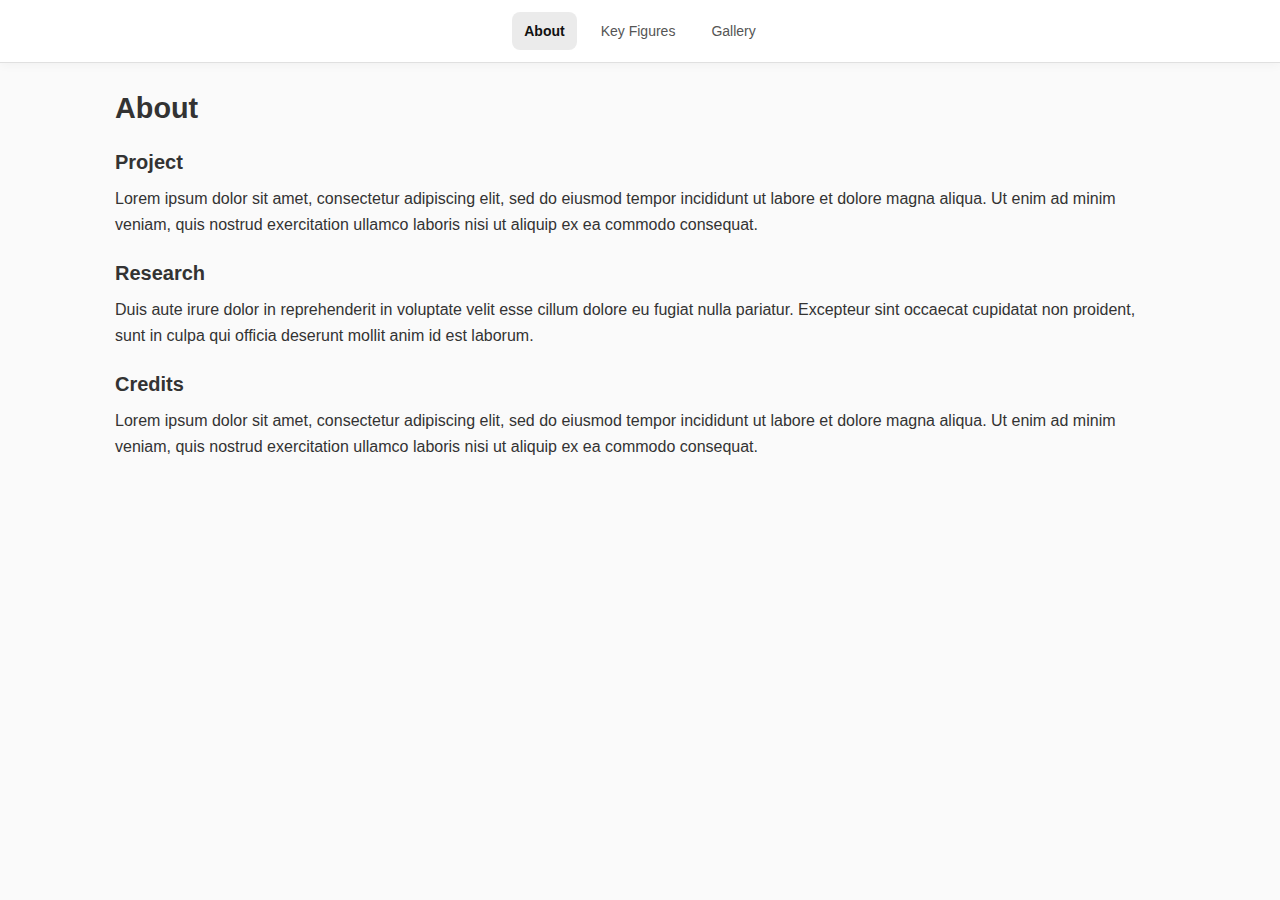
<file: about.html>
<!doctype html>
<html lang="en">
<head>
  <meta charset="utf-8" />
  <meta name="viewport" content="width=device-width,initial-scale=1" />
  <title>About</title>

  <link rel="stylesheet" href="common.css" />
</head>
<body>

  <nav class="top-nav" aria-label="Primary">
    <a class="nav-link" href="about.html">About</a>
    <a class="nav-link" href="key-figures.html">Key Figures</a>
    <a class="nav-link" href="index.html">Gallery</a>
  </nav>

  <main class="page-wrap">
    <h1>About</h1>

    <h2>Project</h2>
    <p>
      Lorem ipsum dolor sit amet, consectetur adipiscing elit, sed do eiusmod tempor incididunt ut labore et dolore magna aliqua.
      Ut enim ad minim veniam, quis nostrud exercitation ullamco laboris nisi ut aliquip ex ea commodo consequat.
    </p>

    <h2>Research</h2>
    <p>
      Duis aute irure dolor in reprehenderit in voluptate velit esse cillum dolore eu fugiat nulla pariatur.
      Excepteur sint occaecat cupidatat non proident, sunt in culpa qui officia deserunt mollit anim id est laborum.
    </p>

    <h2>Credits</h2>
    <p>
      Lorem ipsum dolor sit amet, consectetur adipiscing elit, sed do eiusmod tempor incididunt ut labore et dolore magna aliqua.
      Ut enim ad minim veniam, quis nostrud exercitation ullamco laboris nisi ut aliquip ex ea commodo consequat.
    </p>
  </main>

  <script type="module" src="js/nav.js"></script>
</body>
</html>
</file>
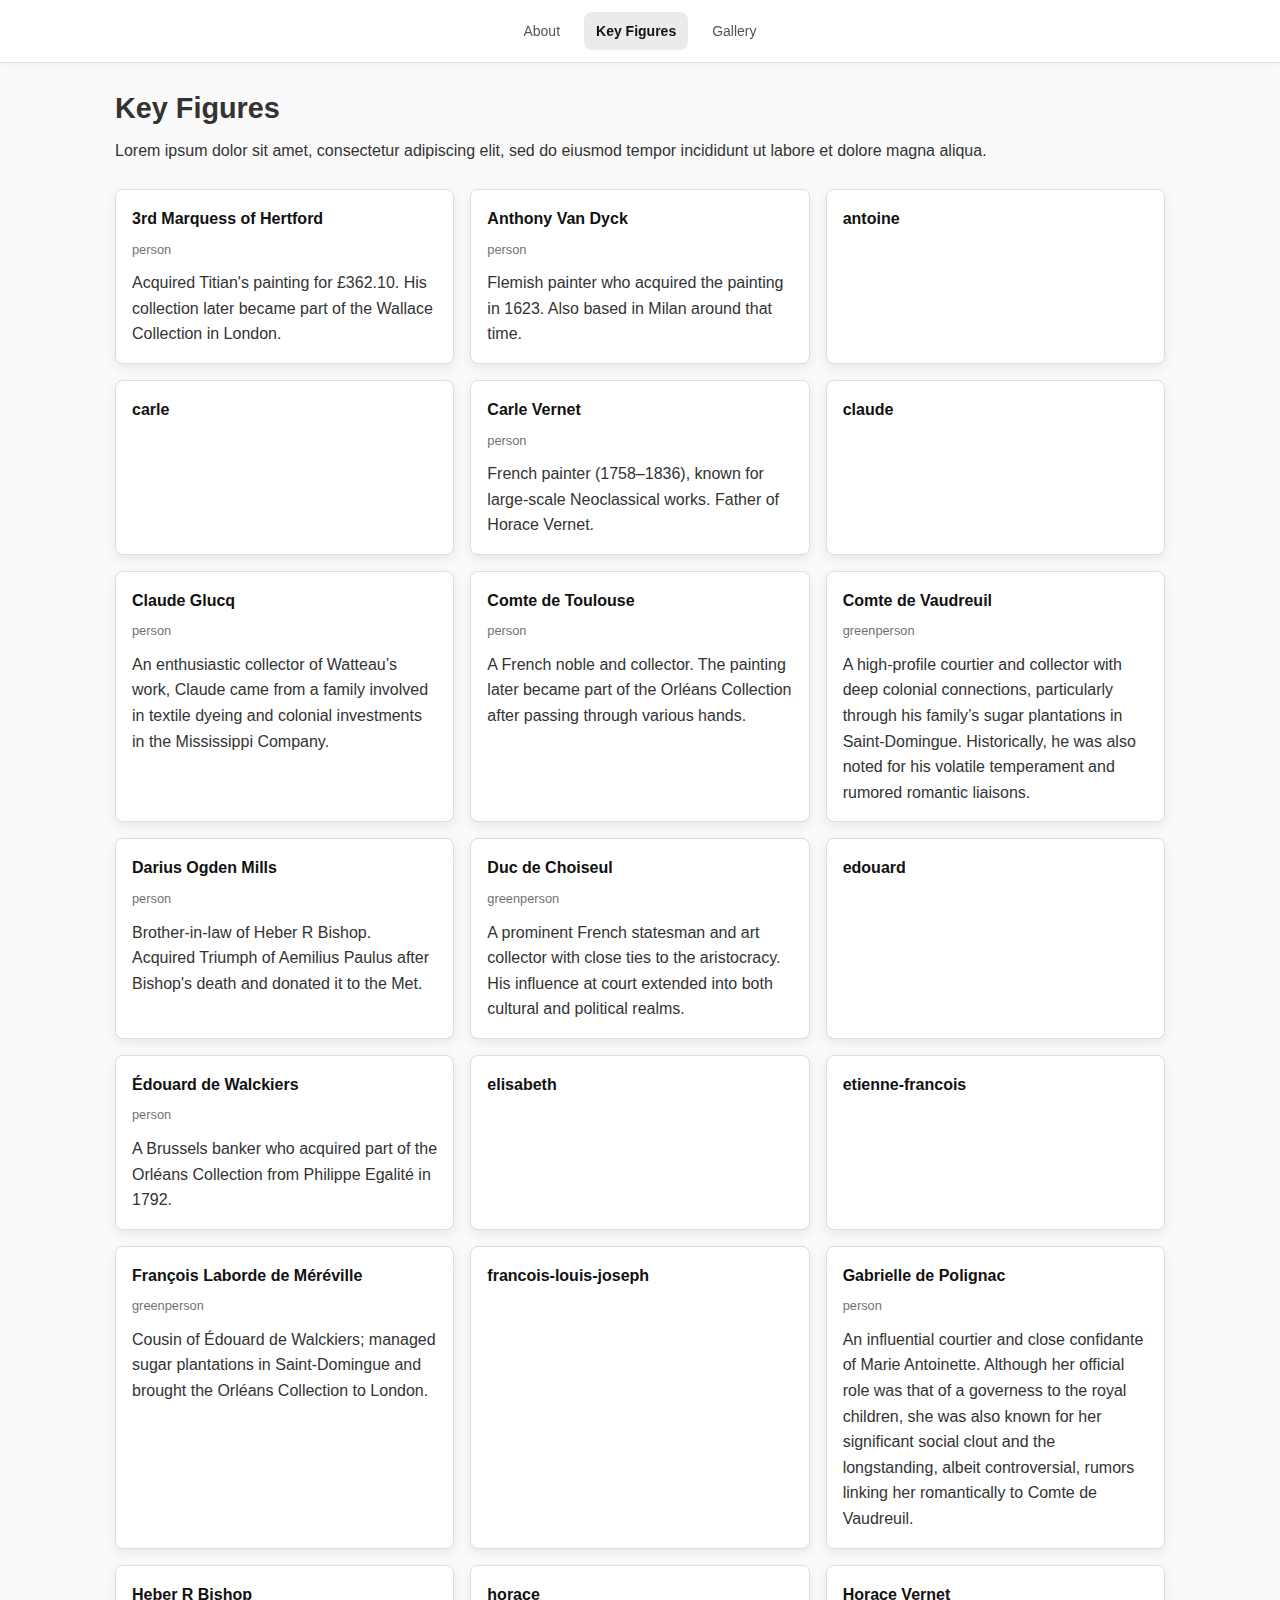
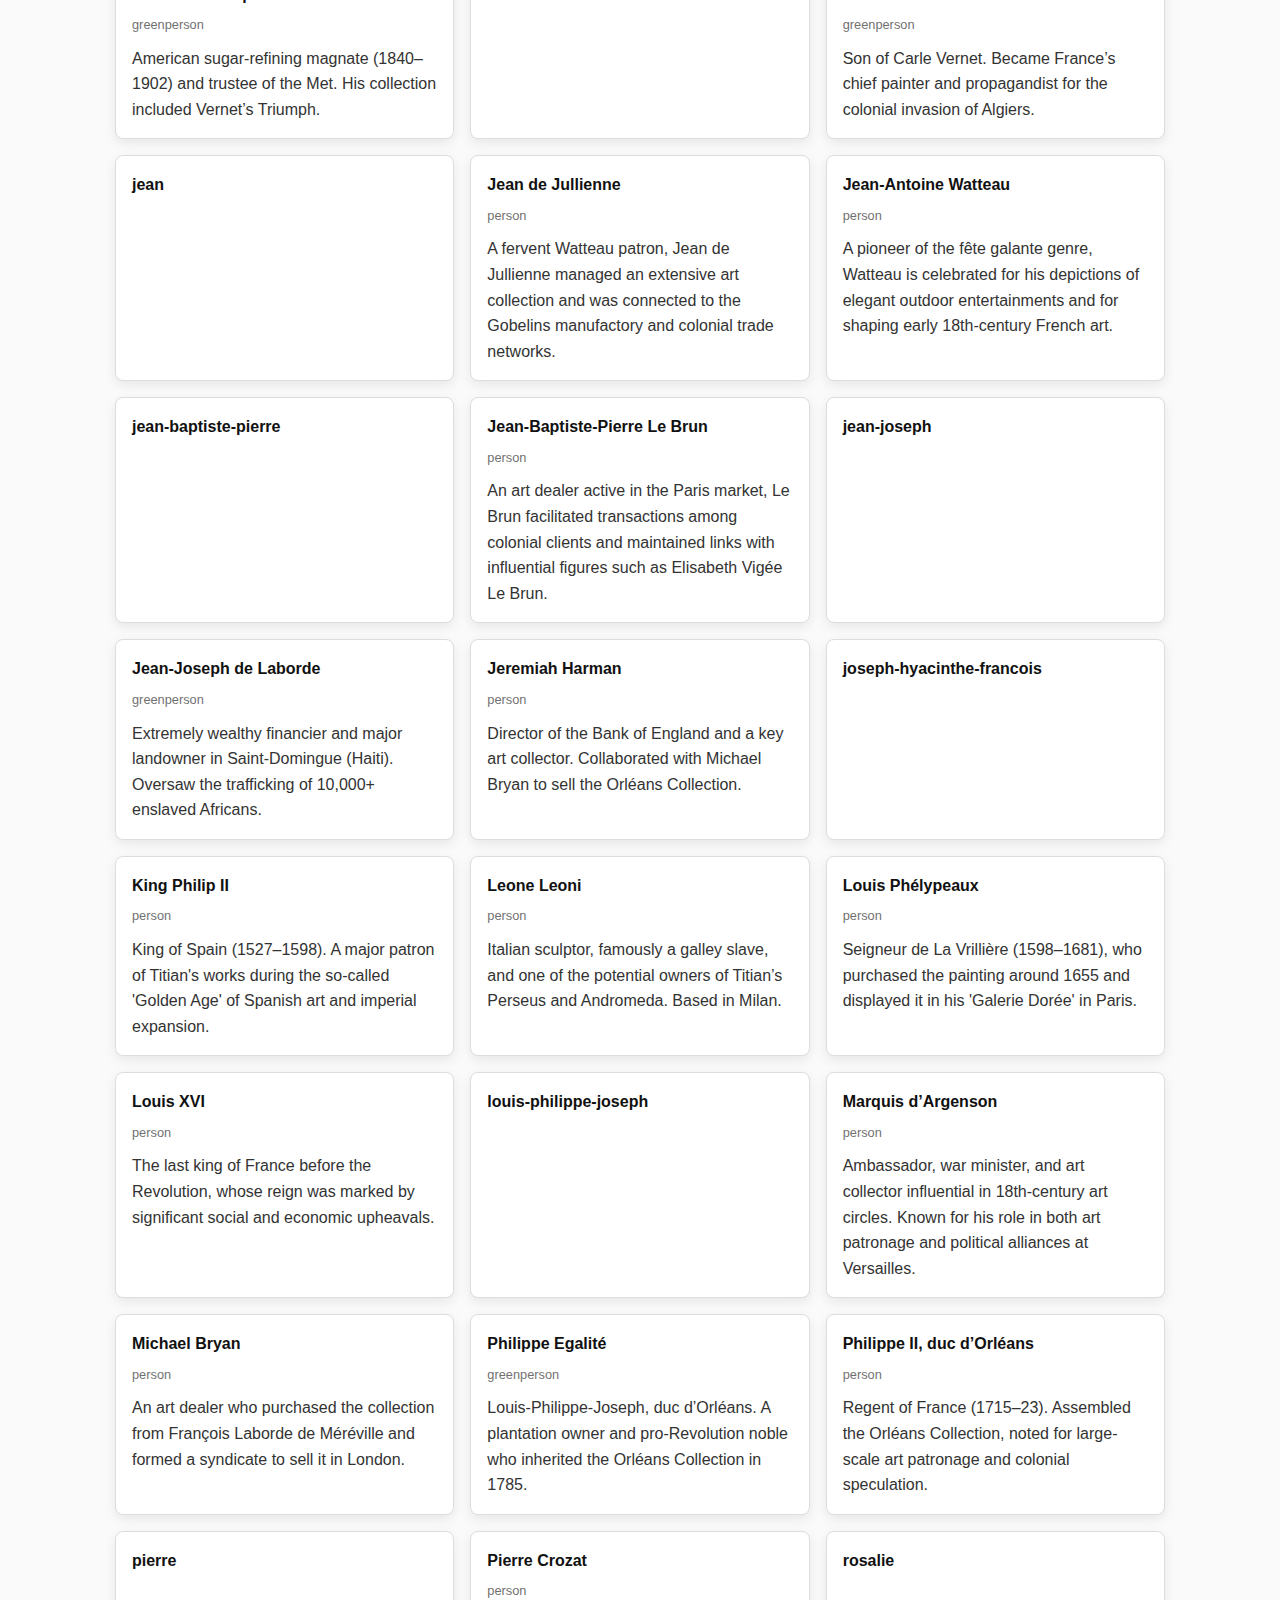
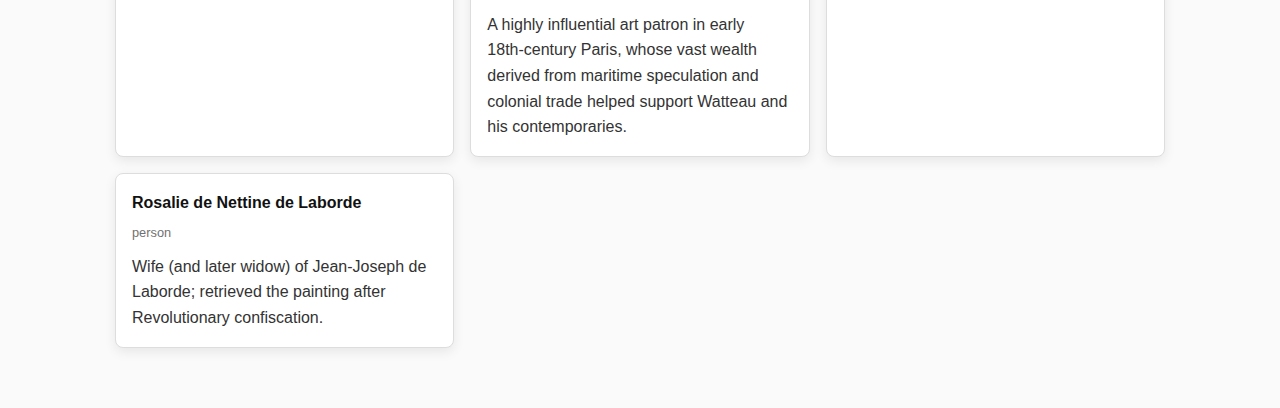
<file: key-figures.html>
<!doctype html>
<html lang="en">
<head>
  <meta charset="utf-8" />
  <meta name="viewport" content="width=device-width,initial-scale=1" />
  <title>Key Figures</title>

  <link rel="stylesheet" href="common.css" />
</head>
<body>

  <nav class="top-nav" aria-label="Primary">
    <a class="nav-link" href="about.html">About</a>
    <a class="nav-link" href="key-figures.html">Key Figures</a>
    <a class="nav-link" href="index.html">Gallery</a>
  </nav>

  <main class="page-wrap">
    <h1>Key Figures</h1>
    <p>
      Lorem ipsum dolor sit amet, consectetur adipiscing elit, sed do eiusmod tempor incididunt ut labore et dolore magna aliqua.
    </p>
    <br />

    <section class="cards-grid" id="figures-container" aria-label="Key figures list">
      <p>Loading…</p>
    </section>
  </main>

  <script type="module" src="js/nav.js"></script>
  <script type="module" src="js/keyFiguresPage.js"></script>
</body>
</html>
</file>
<file: common.css>
/* ========== About + Key Figures ========== */

:root{
  --bg: #fafafa;
  --text: #333;
  --muted: #555;

  --card-bg: #fff;
  --border: #ddd;
  --border-strong: #ccc;

  --shadow: 0 4px 12px rgba(0,0,0,0.08);
  --shadow-hover: 0 10px 24px rgba(0,0,0,0.08);

  --radius: 8px;
  --accent: #4c8bf5;

  --wrap-max: 1050px;   
  --wrap-vw: 86vw;
}


* { box-sizing: border-box; margin: 0; padding: 0; }
html, body { height: 100%; }

body{
  font-family: "Inter", sans-serif;
  background-color: var(--bg);
  color: var(--text);
  line-height: 1.6;
  -webkit-font-smoothing: antialiased;
  -moz-osx-font-smoothing: grayscale;
}


.sr-only{
  position: absolute; width: 1px; height: 1px; padding: 0; margin: -1px;
  overflow: hidden; clip: rect(0,0,0,0); white-space: nowrap; border: 0;
}


a{ color: inherit; }

.top-nav{
  display: flex;
  gap: 12px;
  justify-content: center;
  align-items: center;

  padding: 12px 16px;
  background: #fff;
  border-bottom: 1px solid rgba(0,0,0,0.12);
  box-shadow: 0 2px 10px rgba(0,0,0,0.04);

  position: sticky;
  top: 0;
  z-index: 50;
}

.top-nav .nav-link{
  text-decoration: none;
  color: var(--muted);
  padding: 8px 12px;
  border-radius: 8px;
  font-size: 14px;
  transition: background-color 0.2s ease, color 0.2s ease, transform 0.2s ease;
}

.top-nav .nav-link:hover{
  background: #f8f8f8;
  color: #111;
  transform: translateY(-1px);
}

.top-nav .nav-link.is-active{
  font-weight: 600;
  color: #111;
  background: rgba(0,0,0,0.08);
}

.top-nav .nav-link:focus-visible{
  outline: 2px solid var(--accent);
  outline-offset: 2px;
}

.top-nav { display: flex; }
.top-nav .nav-link { order: 1; }


.page-wrap{
  width: min(var(--wrap-max), var(--wrap-vw));
  margin: 0 auto;
  padding: 28px 0 60px;
}

.content-section{
  background: var(--card-bg);
  border: 1px solid var(--border-strong);
  border-radius: 6px; 
  padding: 1rem;
  box-shadow: var(--shadow);
  margin: 1rem 0;
}

.page-wrap h1{
  font-size: 1.8rem;
  line-height: 1.2;
  margin-bottom: 0.75rem;
}
.page-wrap h2{
  font-size: 1.25rem;
  margin: 1.25rem 0 0.5rem;
}

.cards-grid{
  display: grid;
  grid-template-columns: repeat(3, minmax(0, 1fr));
  gap: 1rem;
}

@media (max-width: 900px){
  .cards-grid{ grid-template-columns: repeat(2, minmax(0, 1fr)); }
}
@media (max-width: 600px){
  .cards-grid{ grid-template-columns: 1fr; }
}

.figure-card{
  background: var(--card-bg);
  border: 1px solid var(--border);
  border-radius: var(--radius);
  padding: 16px;

  box-shadow: var(--shadow);
  transition: transform 0.16s ease, box-shadow 0.16s ease, border-color 0.16s ease;
}

.figure-card:hover{
  transform: translateY(-2px);
  box-shadow: var(--shadow-hover);
  border-color: #d1d1d1;
}

.figure-card .figure-name{
  margin: 0 0 8px;
  font-size: 1rem;
  font-weight: 700;
  color: #111;
}

.figure-card .figure-type{
  font-size: 0.8rem;
  opacity: 0.7;
  margin-bottom: 10px;
}

.figure-card .figure-value{
  font-size: 1.8rem;
  font-weight: 800;
  letter-spacing: -0.02em;
  color: #111;
}
</file>
